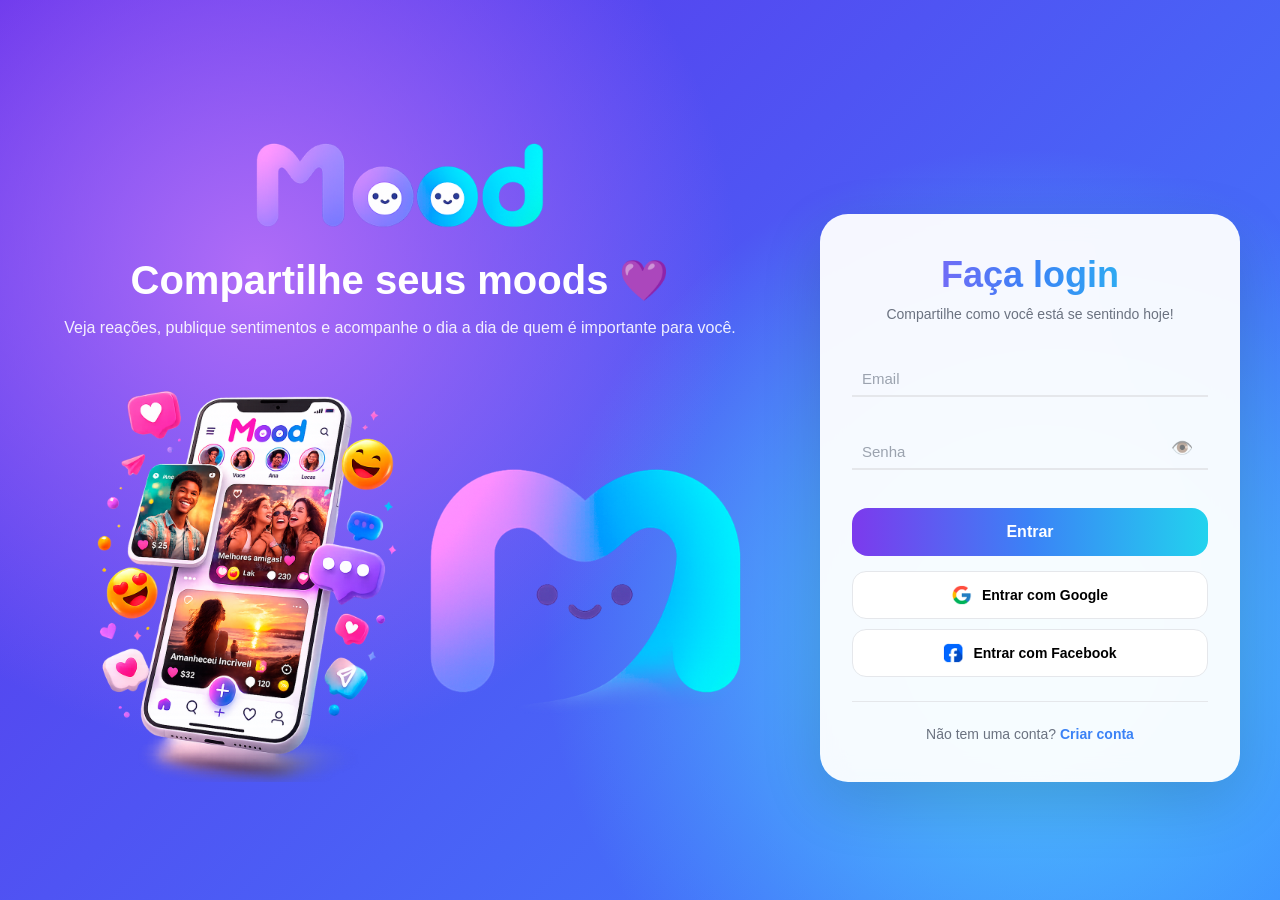
<file: index.html>
<!DOCTYPE html>
<html lang="pt-BR">
<head>
  <meta charset="UTF-8">
  <meta name="viewport" content="width=device-width, initial-scale=1.0">
  <link rel="shortcut icon" href="imagens/LOGO-ICO.png" type="image/x-icon">
  <link rel="stylesheet" href="style.css">
  <script src="index.js" defer></script>
  <title>Mood - Login</title>
</head>

<body>
  <div class="page-wrapper">
    
    <div class="preview-side">
      <img src="imagens/MOOD-LGO.png" alt="Logo Mood" style="width: 300px; margin-bottom: 20px;">
      <h1>Compartilhe seus moods 💜</h1>
      <p>
        Veja reações, publique sentimentos e acompanhe o dia a dia de quem é importante para você.
      </p>
      <img src="imagens/PreviewAPP.png" alt="Preview do app">
    </div>

    <div class="login-area">
      
      <img src="imagens/MOOD-LGO.png" alt="Logo Mood" class="mobile-logo">

      <!-- CARD LOGIN -->
      <div class="login-container">
        <div class="logo">Faça login</div>
        <div class="subtitle">
          Compartilhe como você está se sentindo hoje!
        </div>
        <form onsubmit="LoginUser(event)">

          <!-- EMAIL -->
          <div class="input-group">
            <input 
              type="email" 
              id="email" 
              placeholder=" " 
              required
            >
            <label for="email">Email</label>
            <span class="input-line"></span>
          </div>

          <!-- SENHA -->
          <div class="input-group">
            <div class="password-wrapper">
              <input 
                type="password" 
                id="password" 
                placeholder=" " 
                required
              >
              <label for="password">Senha</label>
              <span class="toggle-password" onclick="togglePassword()">👁️</span>
            <span class="input-line"></span>
            </div>
          </div>

          <button type="submit" class="login-btn">Entrar</button>
        </form>

        <div class="social-login">
          <button type="button" class="social-btn google" onclick="loginGoogle()">
            <img src="imagens/google.png" alt="Google">
            Entrar com Google
          </button>

          <button type="button" class="social-btn facebook" onclick="loginFacebook()">
            <img src="imagens/face.png" alt="Facebook">
            Entrar com Facebook
          </button>
        </div>

       <!--<a href="#" class="forgot">Esqueceu a senha?</a>--> 

        <div class="divider"></div>

        <div class="signup">
          Não tem uma conta?
          <a href="./sign-up/signup.html">Criar conta</a>
        </div>

      </div>
    </div>
  </div>
</body>
</html>
</file>
<file: style.css>
/* ================================= */
/* RESET */
/* ================================= */
* {
  margin: 0;
  padding: 0;
  box-sizing: border-box;
  font-family: "Inter", "Segoe UI", sans-serif;
}

/* ================================= */
/* BODY */
/* ================================= */
body {
  min-height: 100dvh;
  background:
  radial-gradient(circle at 20% 30%, #b06cf7, transparent 40%),
  radial-gradient(circle at 80% 70%, #4fd1ff, transparent 40%),
  linear-gradient(135deg, #5f2eea, #3a86ff);
  display: flex;
  align-items: center;
  justify-content: center;
  padding: 40px;
}

/* ================================= */
/* CONTAINER PRINCIPAL */
/* ================================= */
.page-wrapper {
  width: 100%;
  max-width: 1200px;
  display: flex;
  align-items: center;
  justify-content: space-between;
  gap: 60px;
  transition: all 0.4s ease;
}

/* ================================= */
/* LADO ESQUERDO (PREVIEW) */
/* ================================= */
.preview-side {
  flex: 1;
  color: white;
  display: flex;
  flex-direction: column;
  align-items: center;
  justify-content: center;
  text-align: center;
  transition: all 0.4s ease;
}

.preview-side h1 {
  font-size: 40px;
  margin-bottom: 15px;
}

.preview-side p {
  font-size: 16px;
  opacity: 0.9;
  margin-bottom: 20px;
}

.preview-side img {
  width: 5000px;
  max-width: 100%;
  margin-top: 20px;
}

/* ================================= */
/* ÁREA DO LOGIN (ENVOLVE LOGO + CARD) */
/* ================================= */
.login-area {
  display: flex;
  flex-direction: column;
  align-items: center;
  transition: all 0.4s ease;
}

/* ================================= */
/* LOGO MOBILE (FORA DO CARD) */
/* ================================= */
.mobile-logo {
  width: 200px;
  margin-bottom: 30px;
  opacity: 0;
  transform: translateY(-20px);
  transition: all 0.4s ease;
  pointer-events: none;
}

/* ================================= */
/* CARD LOGIN */
/* ================================= */
.login-container {
  width: 420px;
  background: rgba(255, 255, 255, 0.95);
  backdrop-filter: blur(12px);
  border-radius: 28px;
  padding: 40px 32px;
  box-shadow: 0 20px 60px rgba(0, 0, 0, 0.15);
  text-align: center;
  transition: all 0.4s ease;
}

/* ================================= */
/* TITULO */
/* ================================= */
.logo {
  font-size: 36px;
  font-weight: 800;
  margin-bottom: 10px;
  background: linear-gradient(90deg, #a855f7, #3b82f6, #22d3ee);
  background-clip: text;
  -webkit-background-clip: text;
  -webkit-text-fill-color: transparent;
}

.subtitle {
  font-size: 14px;
  color: #6b7280;
  margin-bottom: 30px;
}

/* ================================= */
/* INPUTS */
/* ================================= */
.input-group {
  position: relative;
  margin-bottom: 28px;
  text-align: left;
}

/* INPUT BASE */
.input-group input {
  width: 100%;
  padding: 18px 10px 8px 10px;
  border: none;
  border-bottom: 2px solid #e5e7eb;
  background: transparent;
  font-size: 15px;
  outline: none;
  transition: all 0.3s ease;
}

/* LABEL FLUTUANTE */
.input-group label {
  position: absolute;
  left: 10px;
  top: 18px;
  color: #9ca3af;
  font-size: 15px;
  pointer-events: none;
  transition: all 0.3s ease;
}

/* LINHA ANIMADA */
.input-line {
  position: absolute;
  bottom: 0;
  left: 0;
  height: 2px;
  width: 0%;
  background: linear-gradient(90deg, #7c3aed, #3b82f6);
  transition: width 0.3s ease;
}

.input-group input:focus {
  border-bottom-color: transparent;
}

.input-group input:focus ~ label,
.input-group input:not(:placeholder-shown) ~ label {
  top: -6px;
  font-size: 12px;
  color: #7c3aed;
}

.input-group input:focus ~ .input-line,
.input-group input:not(:placeholder-shown) ~ .input-line {
  width: 100%;
}

.input-group.error input {
  border-bottom-color: #ff4d4d;
}

.input-group.error label {
  color: #ff4d4d;
}

.input-group.error .input-line {
  background: #ff4d4d;
  width: 100%;
}

/* Animação leve */
.input-group.error {
  animation: shake 0.3s ease;
}

@keyframes shake {
  0%, 100% { transform: translateX(0); }
  25% { transform: translateX(-4px); }
  75% { transform: translateX(4px); }
}

/* ================================= */
/* BOTÃO LOGIN */
/* ================================= */
.login-btn {
  width: 100%;
  padding: 15px;
  border-radius: 16px;
  border: none;
  font-size: 16px;
  font-weight: 600;
  color: white;
  cursor: pointer;
  background: linear-gradient(90deg, #7c3aed, #3b82f6, #22d3ee);
  margin-top: 10px;
  transition: all 0.2s ease;
}

.login-btn:hover {
  transform: translateY(-2px);
  box-shadow: 0 10px 25px rgba(59, 130, 246, 0.35);
}

/* ================================= */
/* SOCIAL LOGIN */
/* ================================= */
.social-login {
  margin-top: 15px;
  display: flex;
  flex-direction: column;
  gap: 10px;
}

.social-btn {
  display: flex;
  align-items: center;
  justify-content: center;
  gap: 10px;
  width: 100%;
  padding: 13px;
  border-radius: 14px;
  border: 1px solid #e5e7eb;
  background: white;
  font-size: 14px;
  font-weight: 600;
  cursor: pointer;
  transition: all 0.2s ease;
}

.social-btn img {
  width: 20px;
}

.social-btn:hover {
  transform: translateY(-2px);
}

/* ================================= */
/* LINKS */
/* ================================= */
.forgot {
  margin-top: 16px;
  font-size: 13px;
  color: #7c3aed;
  text-decoration: none;
  display: inline-block;
}

.divider {
  margin: 24px 0;
  height: 1px;
  background: #e5e7eb;
}

.signup {
  font-size: 14px;
  color: #6b7280;
}

.signup a {
  color: #3b82f6;
  font-weight: 600;
  text-decoration: none;
}

/* ================================= */
/* PASSWORD */
/* ================================= */
.password-wrapper {
  position: relative;
  display: flex;
  align-items: center;
}

.password-wrapper input {
  width: 100%;
  padding: 18px 45px 8px 10px;
}

.toggle-password {
  position: absolute;
  right: 15px;
  top: 50%;
  transform: translateY(-50%);
  cursor: pointer;
  font-size: 18px;
  opacity: 0.6;
  transition: 0.3s;
}

.toggle-password:hover {
  opacity: 1;
}

.error-message {
  color: #ff4d4d;
  font-size: 13px;
  margin-top: 5px;
  display: none;
}

/* ================================= */
/* RESPONSIVO */
/* ================================= */
@media (max-width: 992px) {

  body {
    align-items: flex-start;
    padding-top: 0px;
  }

  .page-wrapper {
    margin-top: -30px;
    flex-direction: column;
    align-items: center;
    justify-content: center;
  }

  /* Preview desaparece suavemente */
  .preview-side {
    opacity: 0;
    transform: translateX(-40px);
    max-height: 0;
    overflow: hidden;
  }

  /* Logo aparece suavemente */
  .mobile-logo {
    opacity: 1;
    transform: translateY(0);
    pointer-events: auto;
  }

  .login-container {
    width: 100%;
    max-width: 420px;
  }
}
</file>
